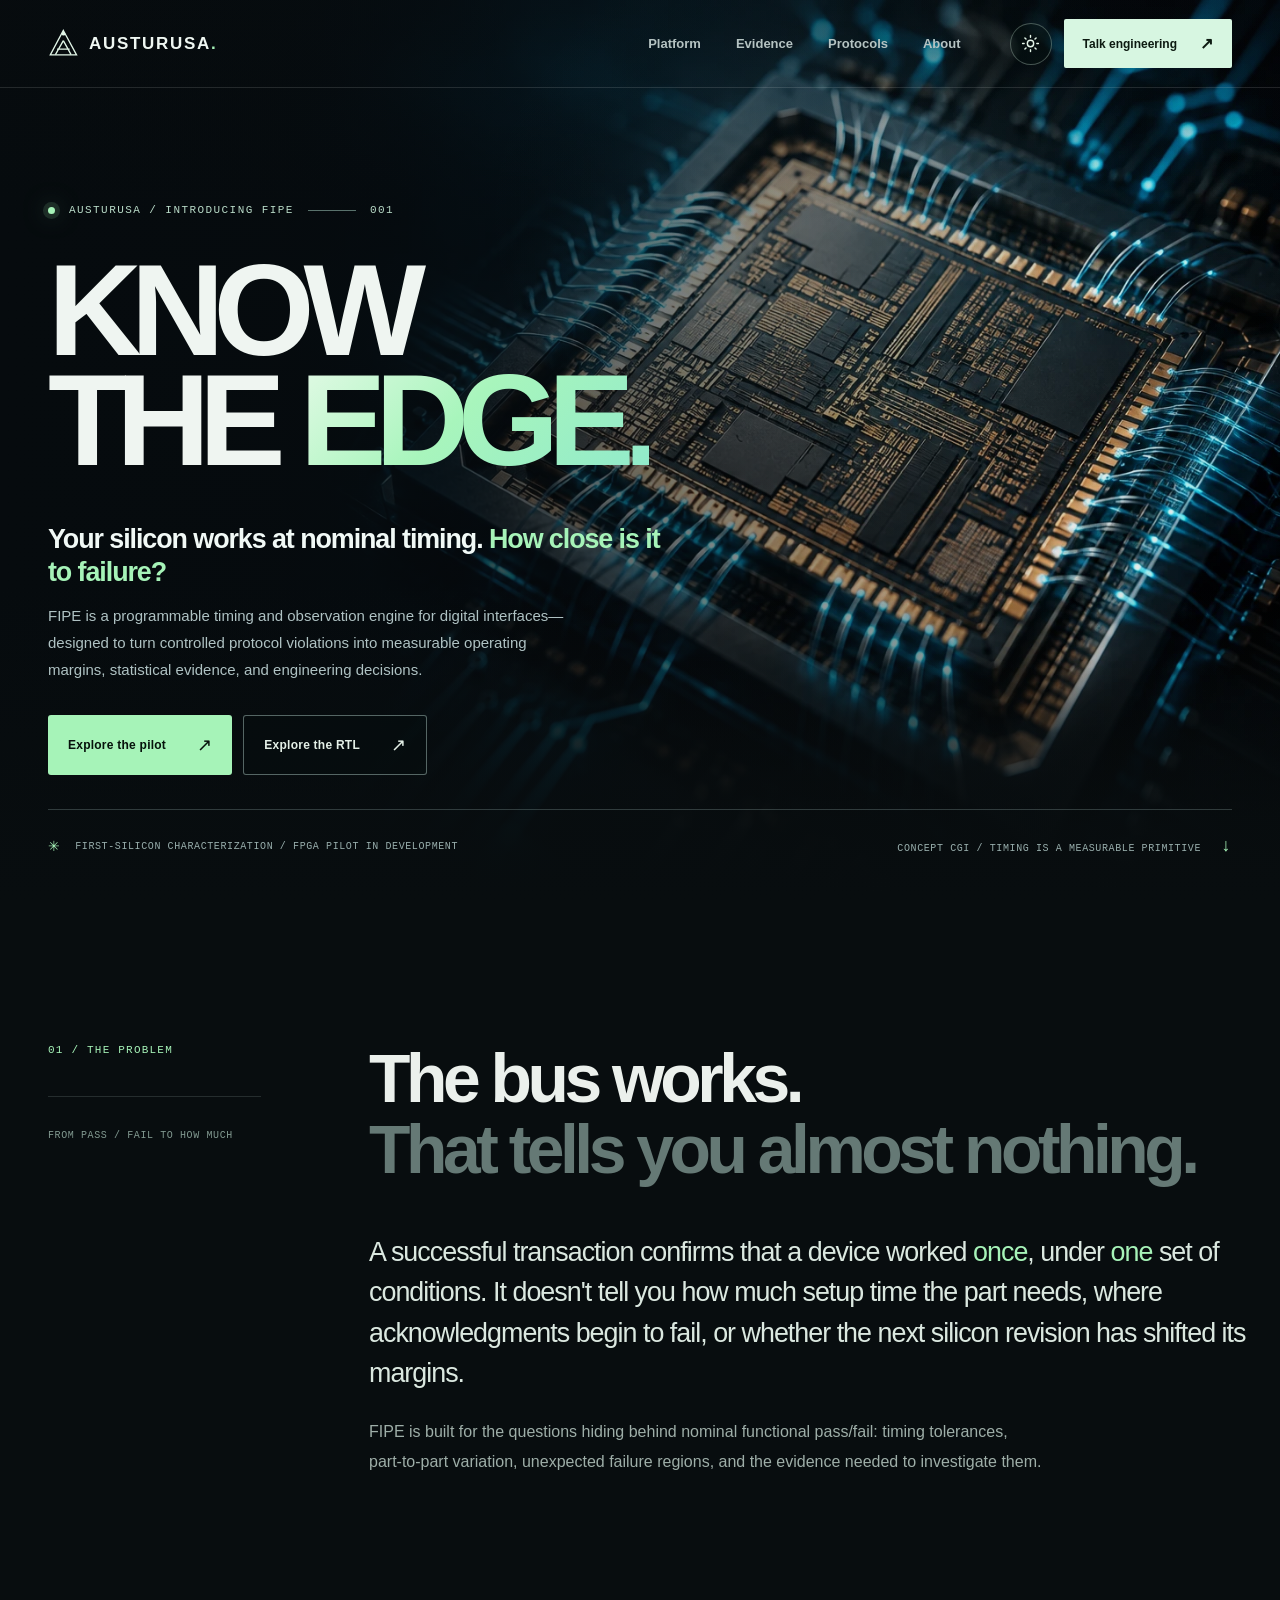
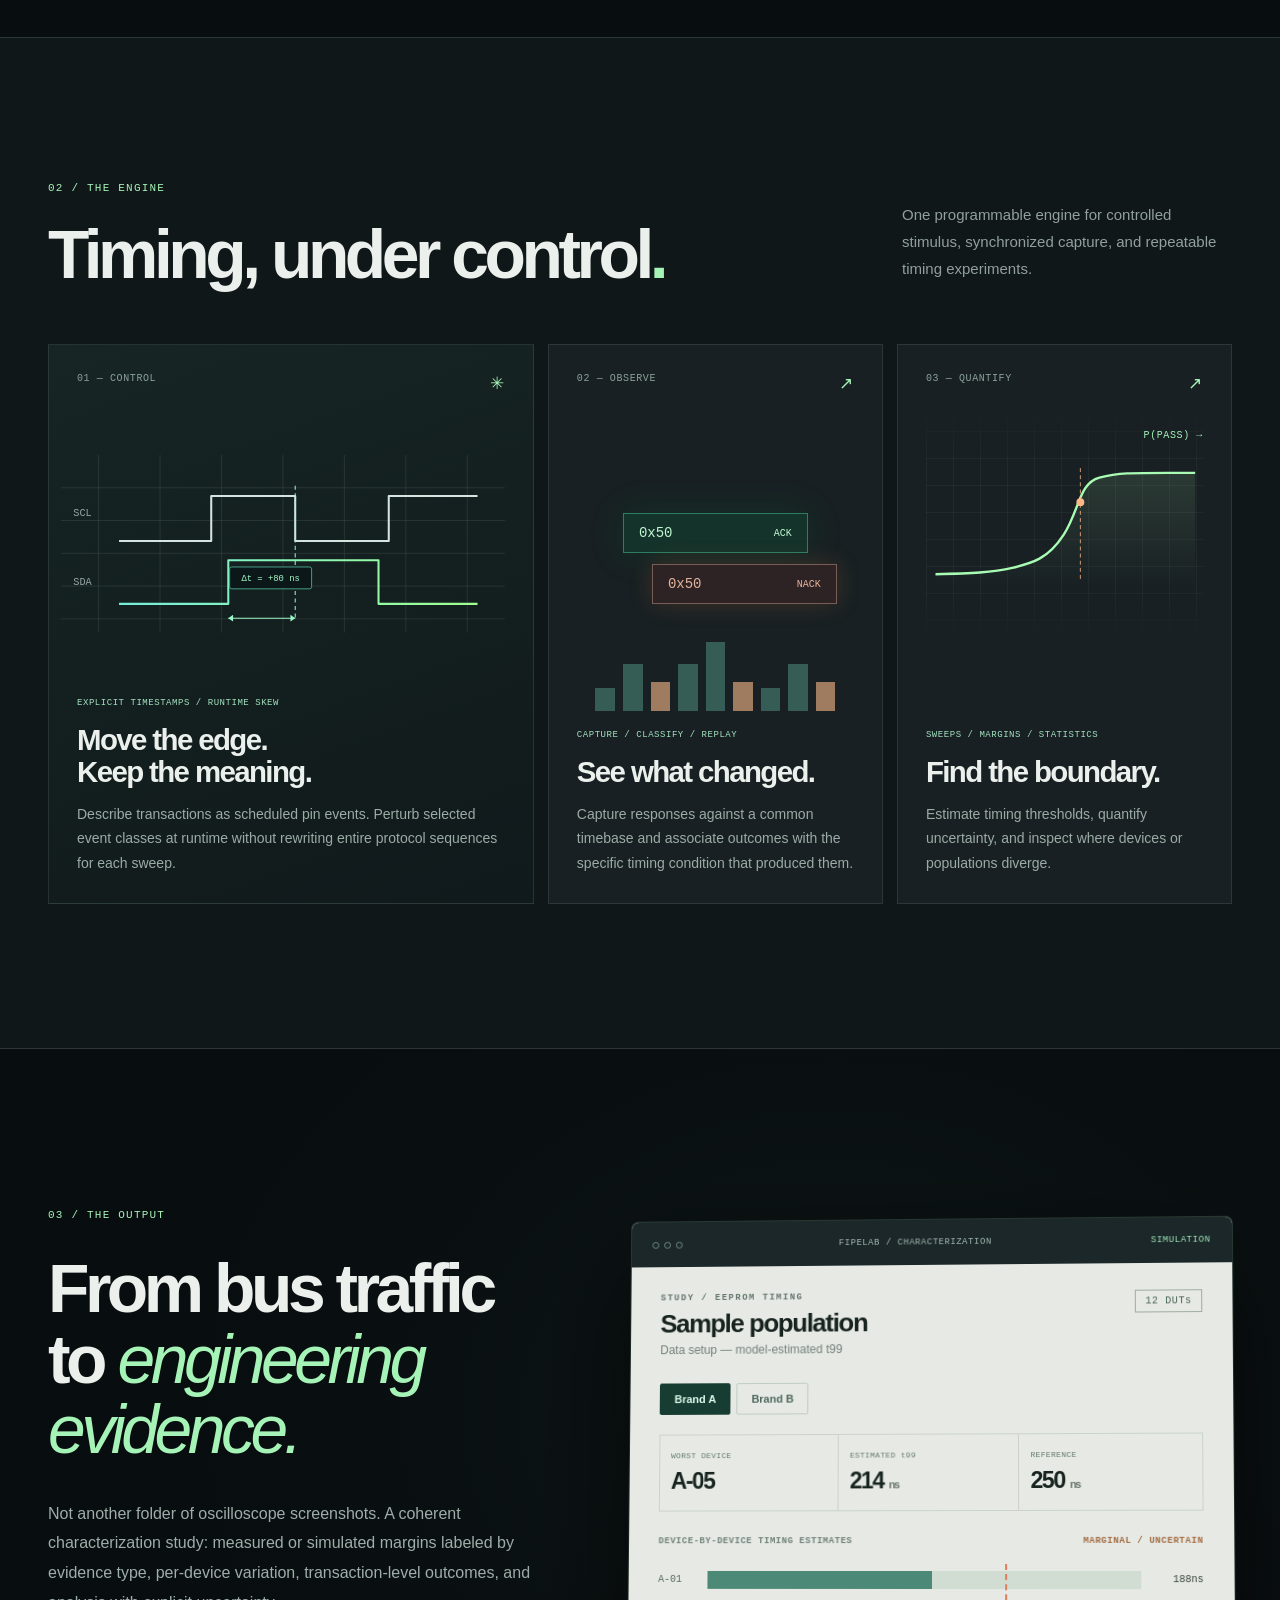
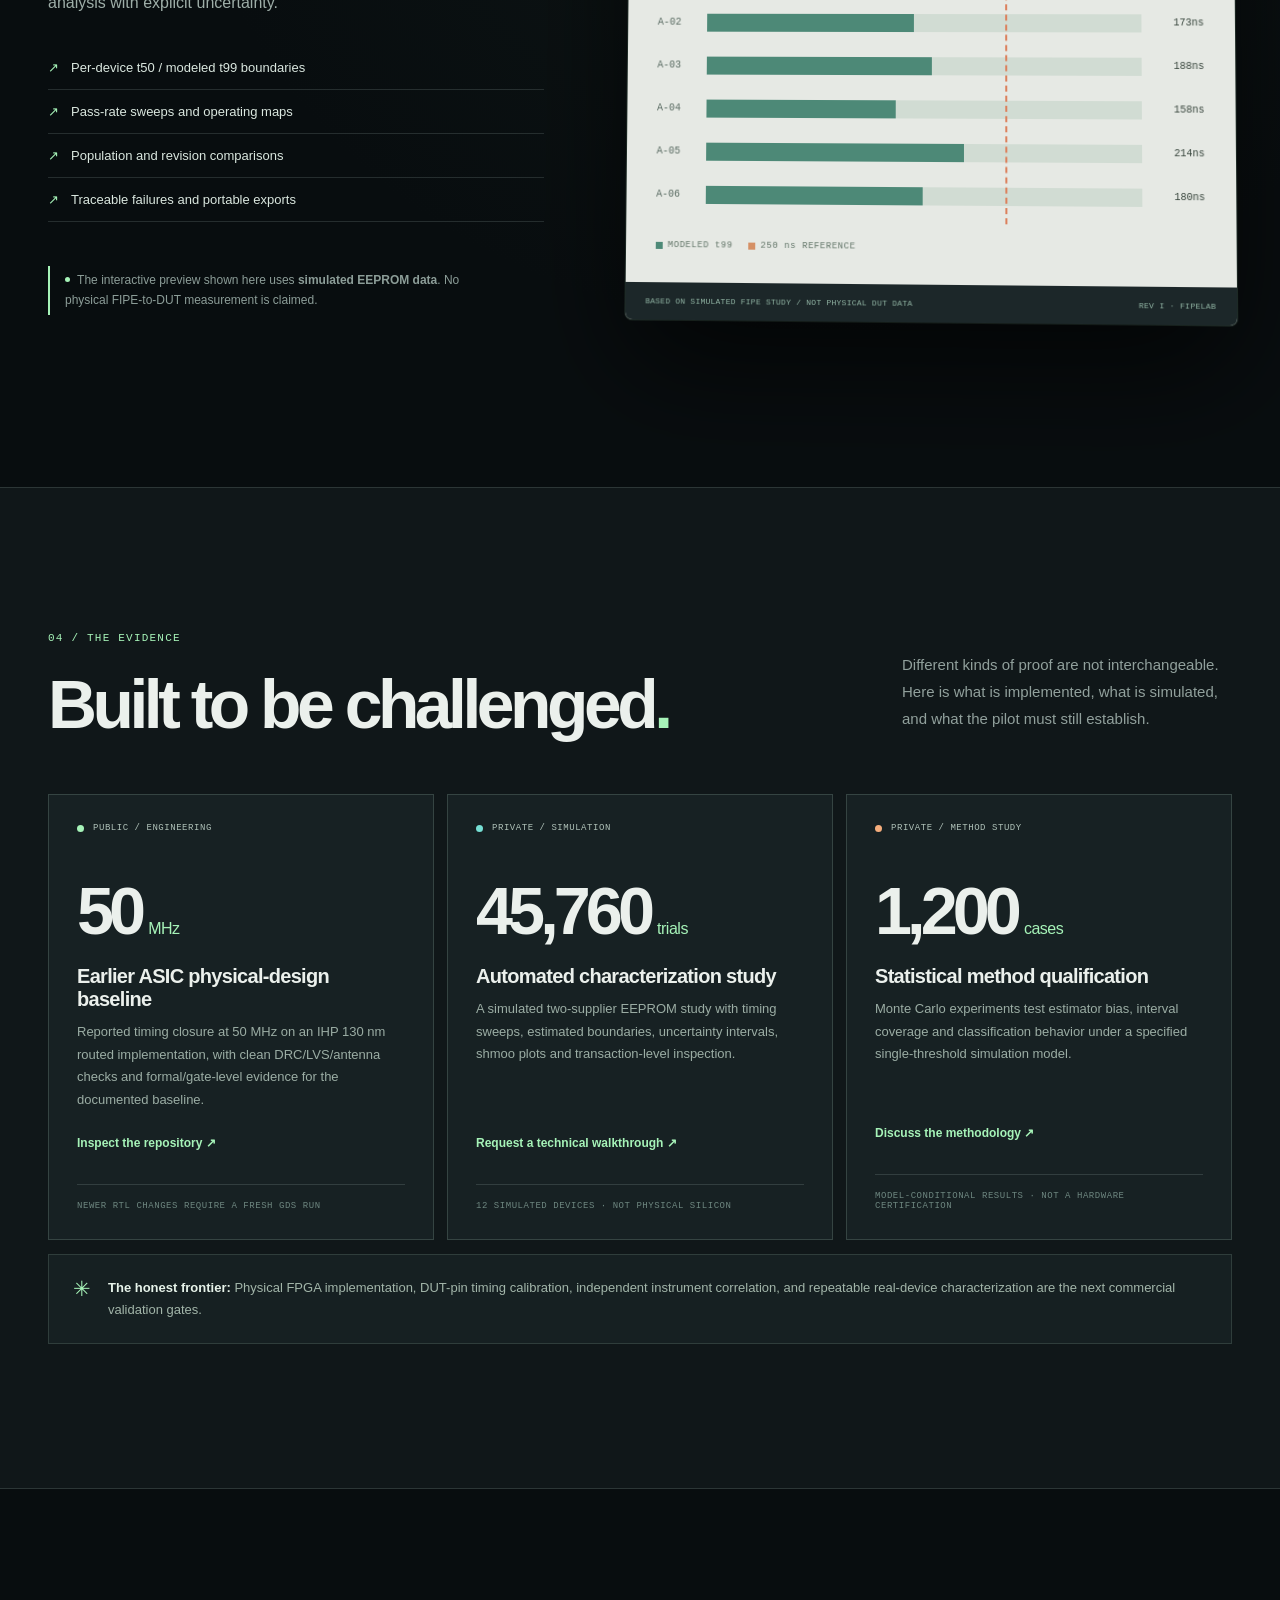
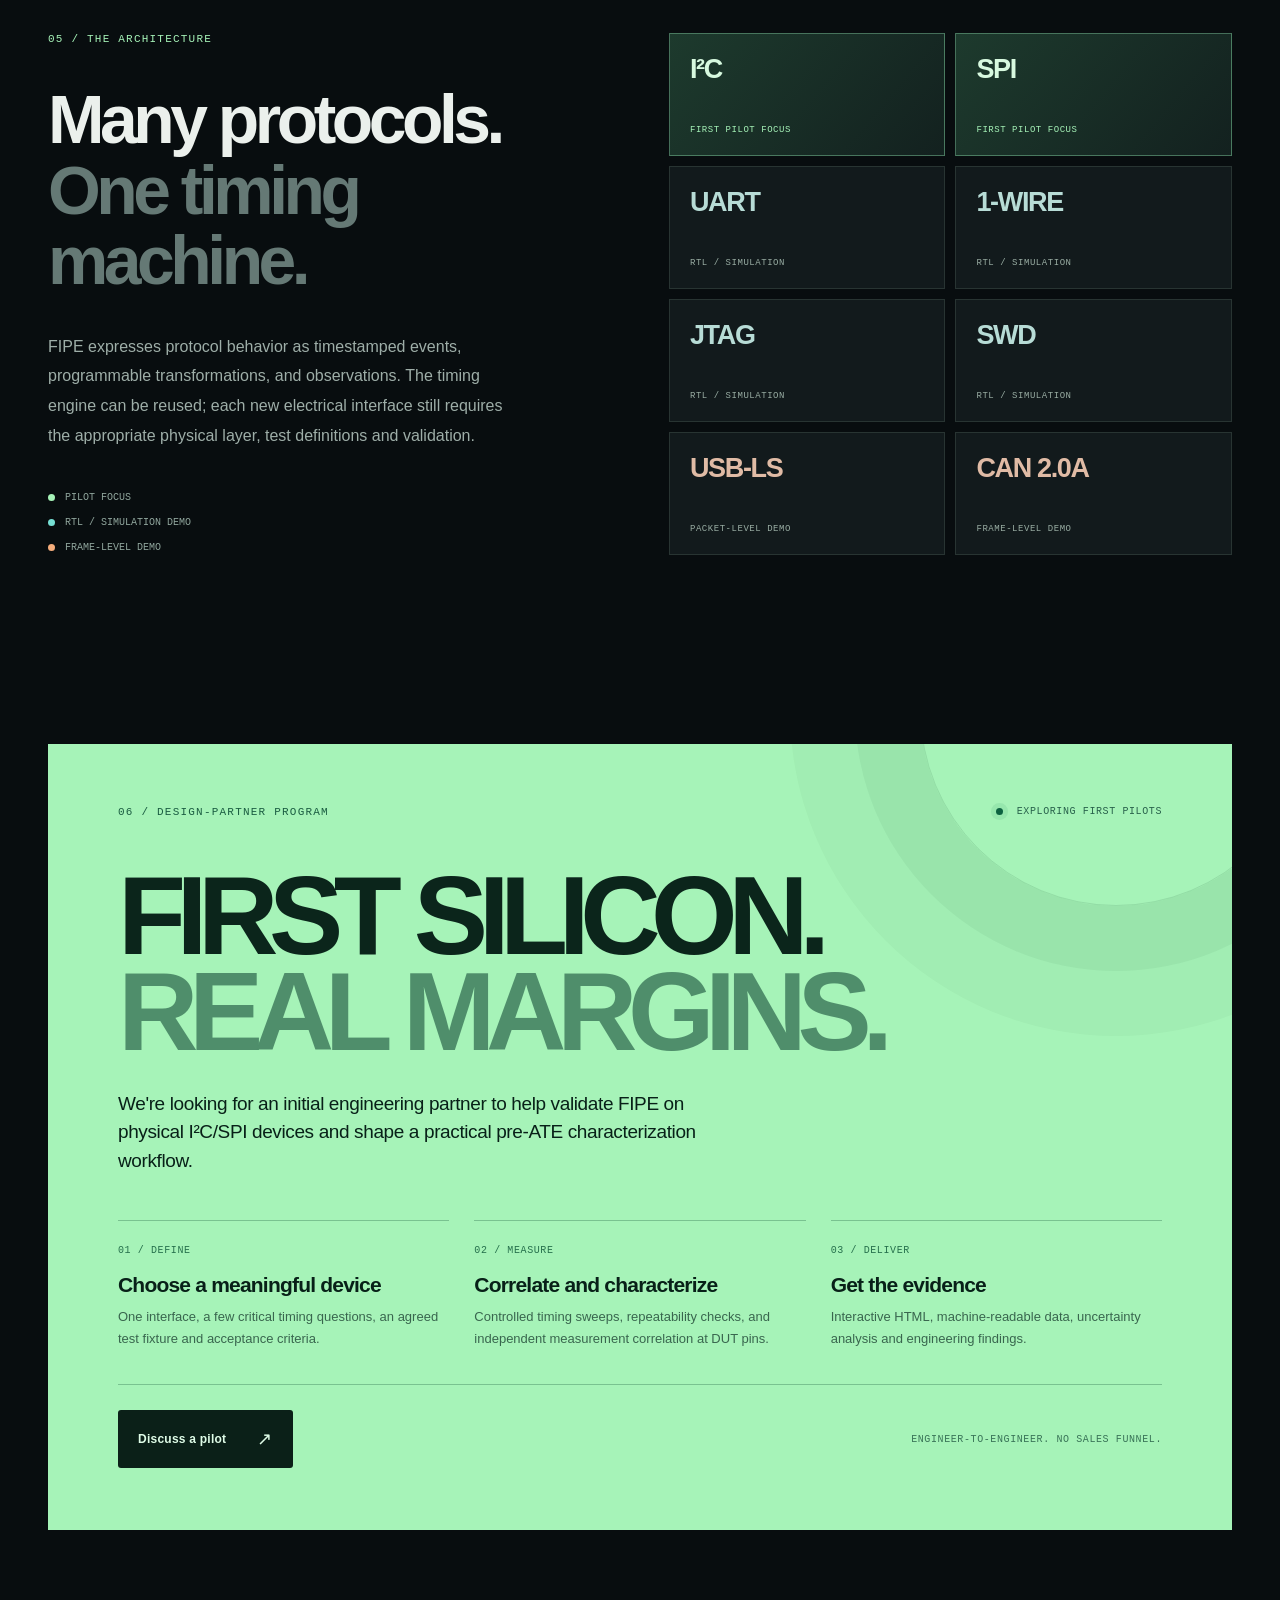
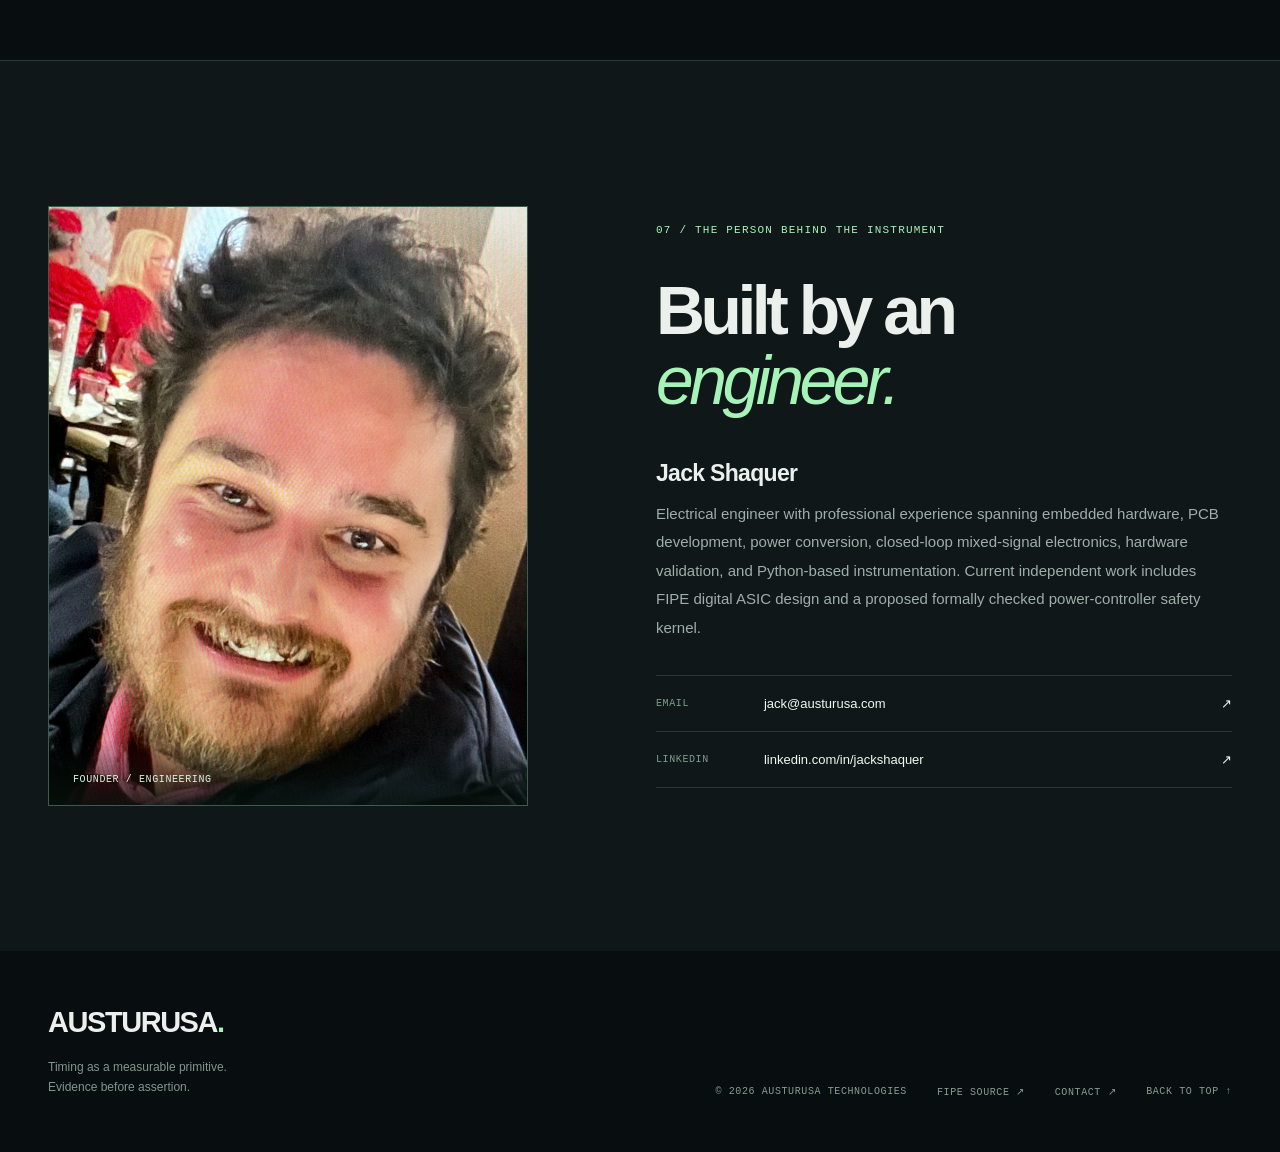
<file: index.html>
<!doctype html>
<html lang="en">
<head>
  <meta charset="utf-8">
  <meta name="viewport" content="width=device-width, initial-scale=1">
  <meta name="theme-color" content="#070b0d">
  <script>(function(){try{document.documentElement.dataset.theme=localStorage.getItem('austurusa-theme')==='light'?'light':'dark'}catch(e){document.documentElement.dataset.theme='dark'}})();</script>
  <meta name="description" content="FIPE by Austurusa: programmable digital-interface timing characterization, statistical margin discovery, and traceable engineering evidence for first silicon.">
  <meta property="og:type" content="website">
  <meta property="og:site_name" content="Austurusa">
  <meta property="og:title" content="FIPE — Know where your silicon stops working.">
  <meta property="og:description" content="A new class of programmable timing characterization, built for the first-silicon bench.">
  <meta property="og:url" content="https://www.austurusa.com/">
  <meta property="og:image" content="https://www.austurusa.com/assets/hero-silicon.webp">
  <link rel="canonical" href="https://www.austurusa.com/">
  <link rel="icon" href="/favicon.svg" type="image/svg+xml">
  <link rel="preload" href="/assets/hero-silicon.webp" as="image" fetchpriority="high">
  <link rel="stylesheet" href="/assets/site.rev-j.css">
  <script src="/assets/site.rev-j.js" defer></script>
  <title>FIPE — First-silicon timing characterization | Austurusa</title>
</head>
<body>
  <a class="skip-link" href="#main">Skip to content</a>
  <div class="reading-progress" id="readingProgress" aria-hidden="true"></div>
  <header class="site-header" id="top">
    <div class="container nav-shell">
      <a class="brand" href="#top" aria-label="Austurusa, back to top">
        <span class="brand-glyph" aria-hidden="true"><svg viewBox="0 0 38 38" fill="none"><path d="M18.8 3 35 33H2.8L18.8 3Z" stroke="currentColor" stroke-width="1.6"/><path d="m18.8 15.5-9.7 17.2M18.8 15.5l9.5 17.2M11.1 25.9h15.4" stroke="currentColor" stroke-width="1.6"/><circle cx="19" cy="7" r="2.3" fill="currentColor"/></svg></span>
        <span>AUSTURUSA<span class="brand-period">.</span></span>
      </a>
      <nav class="desktop-nav" aria-label="Primary navigation">
        <a href="#platform">Platform</a>
        <a href="#evidence">Evidence</a>
        <a href="#protocols">Protocols</a>
        <a href="#about">About</a>
      </nav>
      <div class="nav-actions">
        <button class="theme-toggle" id="themeToggle" type="button" aria-label="Switch to light mode" aria-pressed="false">
          <svg class="theme-icon theme-icon-sun" xmlns="http://www.w3.org/2000/svg" width="19" height="19" viewBox="0 0 24 24" aria-hidden="true" focusable="false" fill="none" stroke="currentColor" stroke-width="1.8" stroke-linecap="round" stroke-linejoin="round"><circle cx="12" cy="12" r="4"/><path d="M12 2v2m0 16v2M4.93 4.93l1.41 1.41m11.32 11.32 1.41 1.41M2 12h2m16 0h2M4.93 19.07l1.41-1.41M17.66 6.34l1.41-1.41"/></svg>
          <svg class="theme-icon theme-icon-moon" xmlns="http://www.w3.org/2000/svg" width="19" height="19" viewBox="0 0 24 24" aria-hidden="true" focusable="false" fill="none" stroke="currentColor" stroke-width="1.8" stroke-linecap="round" stroke-linejoin="round"><path d="M20.4 15.4A8.6 8.6 0 0 1 8.6 3.6 8.8 8.8 0 1 0 20.4 15.4Z"/></svg>
        </button>
        <a class="nav-contact" href="mailto:jack@austurusa.com?subject=FIPE%20pilot%20inquiry">Talk engineering <span aria-hidden="true">↗</span></a>
        <button id="menuButton" class="menu-button" type="button" aria-label="Open navigation" aria-controls="mobileNav" aria-expanded="false"><span></span><span></span></button>
      </div>
    </div>
    <nav id="mobileNav" class="mobile-nav" aria-label="Mobile navigation" hidden>
      <a href="#platform">Platform</a><a href="#evidence">Evidence</a><a href="#protocols">Protocols</a><a href="#pilot">Pilot program</a><a href="#about">About</a>
    </nav>
  </header>

  <main id="main">
    <section class="hero" aria-labelledby="hero-title">
      <div class="hero-image" aria-hidden="true"></div>
      <div class="hero-noise" aria-hidden="true"></div>
      <div class="container hero-inner">
        <div class="hero-copy">
          <div class="eyebrow"><span class="pulse"></span> AUSTURUSA / INTRODUCING FIPE <span class="eyebrow-line"></span> 001</div>
          <h1 id="hero-title">KNOW<br>THE <em>EDGE.</em></h1>
          <p class="hero-description">Your silicon works at nominal timing. <strong>How close is it to failure?</strong></p>
          <p class="hero-support">FIPE is a programmable timing and observation engine for digital interfaces—designed to turn controlled protocol violations into measurable operating margins, statistical evidence, and engineering decisions.</p>
          <div class="hero-ctas">
            <a class="button button-primary" href="#pilot">Explore the pilot <span aria-hidden="true">↗</span></a>
            <a class="button button-secondary" href="https://github.com/jlsviper/fipe" target="_blank" rel="noopener noreferrer">Explore the RTL <span aria-hidden="true">↗</span></a>
          </div>
        </div>
        <div class="hero-bottom">
          <div class="hero-status"><span class="small-cross">✳</span> FIRST-SILICON CHARACTERIZATION / FPGA PILOT IN DEVELOPMENT</div>
          <div class="hero-coordinates">CONCEPT CGI / TIMING IS A MEASURABLE PRIMITIVE <span class="scroll-arrow">↓</span></div>
        </div>
      </div>
    </section>


    <section class="section-intro section" id="platform" aria-labelledby="platform-heading">
      <div class="container intro-grid">
        <div class="section-aside"><span class="section-index">01 / THE PROBLEM</span><div class="aside-rule"></div><span class="micro-label">FROM PASS / FAIL TO HOW MUCH</span></div>
        <div>
          <h2 id="platform-heading" class="display-heading">The bus works.<br><span class="dimmed">That tells you almost nothing.</span></h2>
          <p class="large-copy">A successful transaction confirms that a device worked <em>once</em>, under <em>one</em> set of conditions. It doesn't tell you how much setup time the part needs, where acknowledgments begin to fail, or whether the next silicon revision has shifted its margins.</p>
          <p class="body-copy">FIPE is built for the questions hiding behind nominal functional pass/fail: timing tolerances, part-to-part variation, unexpected failure regions, and the evidence needed to investigate them.</p>
        </div>
      </div>
    </section>

    <section class="section engine-section" aria-labelledby="engine-heading">
      <div class="container">
        <div class="section-heading-row"><div><span class="section-index">02 / THE ENGINE</span><h2 id="engine-heading" class="display-heading">Timing, under control<span class="accent-period">.</span></h2></div><p class="section-lead">One programmable engine for controlled stimulus, synchronized capture, and repeatable timing experiments.</p></div>
        <div class="engine-grid">
          <article class="engine-card engine-feature">
            <div class="card-top"><span>01 — CONTROL</span><span class="card-cross">✳</span></div>
            <div class="event-demo" aria-label="Illustration of a digital timing skew"><svg viewBox="0 0 650 260" role="img" aria-label="SCL and SDA timing edge diagram showing programmed skew"><defs><linearGradient id="edgeGrad"><stop stop-color="#76eddb"/><stop offset="1" stop-color="#9fff90"/></linearGradient></defs><g opacity=".18" stroke="#e7f8ee" stroke-width=".75"> <path d="M0 48H650 M0 96H650 M0 144H650 M0 192H650 M0 240H650"/><path d="M55 0V260M145 0V260M235 0V260M325 0V260M415 0V260M505 0V260M595 0V260"/></g><text x="18" y="89" fill="#96a7a3" font-size="15" font-family="monospace">SCL</text><text x="18" y="190" fill="#96a7a3" font-size="15" font-family="monospace">SDA</text><path d="M85 126H220V60H343V126H480V60H610" fill="none" stroke="#d4e4df" stroke-width="3" stroke-linejoin="round"/><path d="M85 218H245V154H465V218H610" fill="none" stroke="url(#edgeGrad)" stroke-width="3" stroke-linejoin="round"/><path class="moving-edge" d="M343 45V238" stroke="#9cf6c6" stroke-width="1.5" stroke-dasharray="6 5"/><rect class="skew-box" x="247" y="164" width="120" height="32" rx="3" fill="#0c1719" stroke="#60d7b5"/><text class="skew-label" x="307" y="185" text-anchor="middle" font-size="13" font-family="monospace" fill="#a2f8c5">Δt = +80 ns</text><path d="M245 239H343" fill="none" stroke="#9cf6c6" stroke-width="1.6"/><path d="m245 239 7-5v10l-7-5Zm98 0-7-5v10l7-5Z" fill="#9cf6c6"/></svg></div>
            <div class="engine-card-copy"><span class="tiny-meta">EXPLICIT TIMESTAMPS / RUNTIME SKEW</span><h3>Move the edge.<br>Keep the meaning.</h3><p>Describe transactions as scheduled pin events. Perturb selected event classes at runtime without rewriting entire protocol sequences for each sweep.</p></div>
          </article>
          <article class="engine-card"><div class="card-top"><span>02 — OBSERVE</span><span class="card-cross">↗</span></div><div class="observe-art" aria-hidden="true"><div class="observe-hex">0x50 <span>ACK</span></div><div class="observe-hex muted-hex">0x50 <span>NACK</span></div><div class="observe-ladder"><i></i><i></i><i></i><i></i><i></i><i></i><i></i><i></i><i></i></div></div><div class="engine-card-copy"><span class="tiny-meta">CAPTURE / CLASSIFY / REPLAY</span><h3>See what changed.</h3><p>Capture responses against a common timebase and associate outcomes with the specific timing condition that produced them.</p></div></article>
          <article class="engine-card"><div class="card-top"><span>03 — QUANTIFY</span><span class="card-cross">↗</span></div><div class="stat-art" aria-hidden="true"><div class="stat-grid"></div><svg viewBox="0 0 350 160"><path d="M12 143C57 142 84 141 109 135S154 124 174 93S193 28 219 21S263 15 340 15" fill="none" stroke="#a8fcb3" stroke-width="3"/><path d="M12 143C57 142 84 141 109 135S154 124 174 93S193 28 219 21S263 15 340 15V160H12Z" fill="url(#fillgreen)" opacity=".12"/><defs><linearGradient id="fillgreen" x1="0" y1="0" x2="0" y2="1"><stop stop-color="#bafcb6"/><stop offset="1" stop-color="#bafcb6" stop-opacity="0"/></linearGradient></defs><path d="M195 9V151" stroke="#ffb989" stroke-dasharray="5 4"/><circle cx="195" cy="52" r="5" fill="#ffb989"/></svg><span class="stat-label">P(PASS) →</span></div><div class="engine-card-copy"><span class="tiny-meta">SWEEPS / MARGINS / STATISTICS</span><h3>Find the boundary.</h3><p>Estimate timing thresholds, quantify uncertainty, and inspect where devices or populations diverge.</p></div></article>
        </div>
      </div>
    </section>

    <section class="section report-section" aria-labelledby="report-heading">
      <div class="container report-layout">
        <div class="report-story"><span class="section-index">03 / THE OUTPUT</span><h2 id="report-heading" class="display-heading">From bus traffic<br>to <span class="highlight-italic">engineering evidence.</span></h2><p class="body-copy">Not another folder of oscilloscope screenshots. A coherent characterization study: measured or simulated margins labeled by evidence type, per-device variation, transaction-level outcomes, and analysis with explicit uncertainty.</p><ul class="feature-ticks"><li>Per-device t50 / modeled t99 boundaries</li><li>Pass-rate sweeps and operating maps</li><li>Population and revision comparisons</li><li>Traceable failures and portable exports</li></ul><p class="safety-note"><span class="status-dot"></span> The interactive preview shown here uses <strong>simulated EEPROM data</strong>. No physical FIPE-to-DUT measurement is claimed.</p></div>
        <div class="report-window" role="region" aria-label="Interactive simulated characterization preview">
          <div class="window-bar"><div class="window-dots"><span></span><span></span><span></span></div><span>FIPELAB / CHARACTERIZATION</span><span class="window-live">SIMULATION</span></div>
          <div class="window-content"><div class="report-panel-heading"><div><div class="report-overline">STUDY / EEPROM TIMING</div><h3>Sample population</h3><p>Data setup — model-estimated t99</p></div><span class="trial-counter">12 DUTs</span></div>
            <div class="report-tabs" role="group" aria-label="Choose simulated supplier"><button class="tab-button active" data-supplier="a" type="button" aria-pressed="true">Brand A</button><button class="tab-button" data-supplier="b" type="button" aria-pressed="false">Brand B</button></div>
            <div class="report-metrics"><div><span>WORST DEVICE</span><strong id="worstDevice">A-05</strong></div><div><span>ESTIMATED t99</span><strong id="worstT99">214 <small>ns</small></strong></div><div><span>REFERENCE</span><strong>250 <small>ns</small></strong></div></div>
            <div class="chart-label-row"><span>DEVICE-BY-DEVICE TIMING ESTIMATES</span><span id="chartVerdict">MARGINAL / UNCERTAIN</span></div>
            <div class="bars-chart" id="barsChart" aria-label="Illustrative per-device model-estimated t99 data setup values"></div>
            <div class="chart-footer"><span><i class="chart-green"></i> MODELED t99</span><span><i class="chart-orange"></i> 250 ns REFERENCE</span></div>
          </div>
          <div class="window-foot"><span>BASED ON SIMULATED FIPE STUDY / NOT PHYSICAL DUT DATA</span><span>REV I · FIPELAB</span></div>
        </div>
      </div>
    </section>

    <section class="section evidence-section" id="evidence" aria-labelledby="evidence-heading">
      <div class="container">
        <div class="section-heading-row"><div><span class="section-index">04 / THE EVIDENCE</span><h2 id="evidence-heading" class="display-heading">Built to be challenged<span class="accent-period">.</span></h2></div><p class="section-lead">Different kinds of proof are not interchangeable. Here is what is implemented, what is simulated, and what the pilot must still establish.</p></div>
        <div class="evidence-grid">
          <article class="evidence-card"><div class="evidence-tag"><span class="tag-dot lime"></span> PUBLIC / ENGINEERING</div><div class="evidence-number">50<span>MHz</span></div><h3>Earlier ASIC physical-design baseline</h3><p>Reported timing closure at 50 MHz on an IHP 130 nm routed implementation, with clean DRC/LVS/antenna checks and formal/gate-level evidence for the documented baseline.</p><a href="https://github.com/jlsviper/fipe" target="_blank" rel="noopener noreferrer" class="text-link">Inspect the repository ↗</a><span class="evidence-foot">NEWER RTL CHANGES REQUIRE A FRESH GDS RUN</span></article>
          <article class="evidence-card"><div class="evidence-tag"><span class="tag-dot cyan"></span> PRIVATE / SIMULATION</div><div class="evidence-number">45,760<span>trials</span></div><h3>Automated characterization study</h3><p>A simulated two-supplier EEPROM study with timing sweeps, estimated boundaries, uncertainty intervals, shmoo plots and transaction-level inspection.</p><a href="mailto:jack@austurusa.com?subject=Request%20FIPE%20characterization%20demo" class="text-link">Request a technical walkthrough ↗</a><span class="evidence-foot">12 SIMULATED DEVICES · NOT PHYSICAL SILICON</span></article>
          <article class="evidence-card"><div class="evidence-tag"><span class="tag-dot amber"></span> PRIVATE / METHOD STUDY</div><div class="evidence-number">1,200<span>cases</span></div><h3>Statistical method qualification</h3><p>Monte Carlo experiments test estimator bias, interval coverage and classification behavior under a specified single-threshold simulation model.</p><a href="mailto:jack@austurusa.com?subject=FIPE%20method%20qualification%20discussion" class="text-link">Discuss the methodology ↗</a><span class="evidence-foot">MODEL-CONDITIONAL RESULTS · NOT A HARDWARE CERTIFICATION</span></article>
        </div>
        <div class="evidence-caveat"><span class="icon-asterisk">✳</span><p><strong>The honest frontier:</strong> Physical FPGA implementation, DUT-pin timing calibration, independent instrument correlation, and repeatable real-device characterization are the next commercial validation gates.</p></div>
      </div>
    </section>

    <section class="section protocols-section" id="protocols" aria-labelledby="protocols-heading">
      <div class="container protocols-layout"><div><span class="section-index">05 / THE ARCHITECTURE</span><h2 id="protocols-heading" class="display-heading">Many protocols.<br><span class="dimmed">One timing machine.</span></h2><p class="body-copy">FIPE expresses protocol behavior as timestamped events, programmable transformations, and observations. The timing engine can be reused; each new electrical interface still requires the appropriate physical layer, test definitions and validation.</p><div class="protocol-legend"><span><i class="tag-dot lime"></i> PILOT FOCUS</span><span><i class="tag-dot cyan"></i> RTL / SIMULATION DEMO</span><span><i class="tag-dot amber"></i> FRAME-LEVEL DEMO</span></div></div>
      <div class="protocol-grid">
        <div class="protocol-tile pilot"><strong>I²C</strong><span>FIRST PILOT FOCUS</span></div><div class="protocol-tile pilot"><strong>SPI</strong><span>FIRST PILOT FOCUS</span></div>
        <div class="protocol-tile sim"><strong>UART</strong><span>RTL / SIMULATION</span></div><div class="protocol-tile sim"><strong>1-WIRE</strong><span>RTL / SIMULATION</span></div>
        <div class="protocol-tile sim"><strong>JTAG</strong><span>RTL / SIMULATION</span></div><div class="protocol-tile sim"><strong>SWD</strong><span>RTL / SIMULATION</span></div>
        <div class="protocol-tile frame"><strong>USB-LS</strong><span>PACKET-LEVEL DEMO</span></div><div class="protocol-tile frame"><strong>CAN 2.0A</strong><span>FRAME-LEVEL DEMO</span></div>
      </div></div>
    </section>

    <section class="section pilot-section" id="pilot" aria-labelledby="pilot-heading">
      <div class="container pilot-panel">
        <div class="pilot-head"><span class="section-index">06 / DESIGN-PARTNER PROGRAM</span><span class="pilot-availability"><span class="pulse"></span> EXPLORING FIRST PILOTS</span></div>
        <h2 id="pilot-heading" class="pilot-display">FIRST SILICON.<br><span>REAL MARGINS.</span></h2>
        <p class="pilot-intro">We're looking for an initial engineering partner to help validate FIPE on physical I²C/SPI devices and shape a practical pre-ATE characterization workflow.</p>
        <div class="pilot-stages"><div><span>01 / DEFINE</span><h3>Choose a meaningful device</h3><p>One interface, a few critical timing questions, an agreed test fixture and acceptance criteria.</p></div><div><span>02 / MEASURE</span><h3>Correlate and characterize</h3><p>Controlled timing sweeps, repeatability checks, and independent measurement correlation at DUT pins.</p></div><div><span>03 / DELIVER</span><h3>Get the evidence</h3><p>Interactive HTML, machine-readable data, uncertainty analysis and engineering findings.</p></div></div>
        <div class="pilot-bottom"><a class="button button-dark" href="mailto:jack@austurusa.com?subject=FIPE%20first-silicon%20pilot&body=Hi%20Jack%2C%0A%0AWe%27re%20interested%20in%20discussing%20a%20FIPE%20pilot.%0ADevice%20or%20interface%3A%20%0ARelevant%20timing%20question%3A%20%0A%0A">Discuss a pilot <span aria-hidden="true">↗</span></a><span>ENGINEER-TO-ENGINEER. NO SALES FUNNEL.</span></div>
      </div>
    </section>

    <section class="section founder-section" id="about" aria-labelledby="about-heading">
      <div class="container founder-layout">
        <div class="founder-photo-frame"><div class="founder-photo-backdrop"></div><img class="founder-photo" src="/assets/jack-shaquer.jpg" alt="Jack Shaquer" loading="lazy" width="700" height="875"><div class="founder-photo-caption">FOUNDER / ENGINEERING</div></div>
        <div class="founder-copy"><span class="section-index">07 / THE PERSON BEHIND THE INSTRUMENT</span><h2 id="about-heading" class="display-heading">Built by an<br><em>engineer.</em></h2><h3>Jack Shaquer</h3><p>Electrical engineer with professional experience spanning embedded hardware, PCB development, power conversion, closed-loop mixed-signal electronics, hardware validation, and Python-based instrumentation. Current independent work includes FIPE digital ASIC design and a proposed formally checked power-controller safety kernel.</p><div class="founder-links"><a href="mailto:jack@austurusa.com"><span>EMAIL</span>jack@austurusa.com <span>↗</span></a><a href="https://www.linkedin.com/in/jackshaquer" target="_blank" rel="noopener noreferrer"><span>LINKEDIN</span>linkedin.com/in/jackshaquer <span>↗</span></a></div></div>
      </div>
    </section>
  </main>
  <footer class="site-footer"><div class="container footer-grid"><div><a class="footer-brand" href="#top">AUSTURUSA<span>.</span></a><p>Timing as a measurable primitive.<br>Evidence before assertion.</p></div><div class="footer-side"><span>© <span id="year">2026</span> AUSTURUSA TECHNOLOGIES</span><a href="https://github.com/jlsviper/fipe" target="_blank" rel="noopener noreferrer">FIPE SOURCE ↗</a><a href="mailto:jack@austurusa.com">CONTACT ↗</a><a href="#top">BACK TO TOP ↑</a></div></div></footer>
</body>
</html>
</file>
<file: assets/site.rev-j.css>
/* AUSTURUSA / FIPE — Rev J | Dual-theme */
:root{--bg:#080d0f;--bg2:#0b1113;--panel:#121a1c;--panel2:#161f21;--line:rgba(213,240,230,.14);--ink:#ebf0ec;--muted:#91a09c;--soft:#b5c3bc;--acid:#a6f3b8;--cyan:#76dfd4;--amber:#f5ad7c;--black:#07100c;--radius:8px;--max:1420px}*{box-sizing:border-box}html{scroll-behavior:smooth;scroll-padding-top:88px}body{margin:0;font-family:Inter,"Helvetica Neue",Helvetica,Arial,sans-serif;background:var(--bg);color:var(--ink);font-weight:400;-webkit-font-smoothing:antialiased}::selection{background:#a6f3b8;color:#07100c}a{color:inherit;text-decoration:none}button{font:inherit}img{max-width:100%}button,a{outline-offset:4px}button:focus-visible,a:focus-visible{outline:2px solid var(--acid)}p,h1,h2,h3{margin-top:0}.container{width:min(var(--max),calc(100% - 96px));margin-inline:auto}.skip-link{position:absolute;z-index:1000;top:-80px;left:20px;background:var(--acid);color:#05110a;padding:12px 18px}.skip-link:focus{top:16px}.reading-progress{position:fixed;top:0;left:0;width:100%;height:2px;background:var(--acid);transform:scaleX(0);transform-origin:left;z-index:1000;pointer-events:none}.site-header{position:absolute;top:0;left:0;right:0;z-index:50;border-bottom:1px solid rgba(255,255,255,.12)}.nav-shell{height:87px;display:flex;align-items:center;gap:40px}.brand{display:inline-flex;align-items:center;gap:10px;font-weight:850;letter-spacing:.1em;font-size:17px;color:#eff7f2}.brand-glyph{display:inline-flex;width:31px;height:31px;color:#e2f6e8}.brand-glyph svg{width:100%;height:100%}.brand-period,.accent-period{color:var(--acid)}.desktop-nav{display:flex;align-items:center;gap:35px;margin-left:auto}.desktop-nav a{font-size:13px;font-weight:560;color:#b5c3c2;transition:color .2s}.desktop-nav a:hover,.footer-side a:hover{color:var(--acid)}.nav-actions{margin-left:9px}.nav-contact{background:#d7f6e1;color:#0d1a11;border-radius:2px;display:inline-flex;align-items:center;gap:23px;font-size:12px;font-weight:800;padding:15px 19px;transition:background .2s,transform .2s}.nav-contact:hover{background:var(--acid);transform:translateY(-2px)}.nav-contact span{font-size:16px}.menu-button{display:none;background:transparent;border:0;width:38px;height:38px;padding:8px;cursor:pointer}.menu-button span{display:block;height:1px;background:#fff;margin:7px 0}.mobile-nav{position:absolute;top:87px;left:0;right:0;background:#0d1517;border-bottom:1px solid var(--line);padding:20px 7%;box-shadow:0 24px 40px #0008}.mobile-nav a{display:block;padding:13px 0;border-bottom:1px solid var(--line)}.mobile-nav[hidden]{display:none}
/* Hero */
.hero{min-height:860px;height:100svh;max-height:1100px;position:relative;isolation:isolate;background:#030609;overflow:hidden}.hero-image{position:absolute;inset:0;z-index:-3;background-image:linear-gradient(90deg,#060b0e 0%,rgba(6,11,14,.95) 21%,rgba(6,11,14,.58) 50%,rgba(6,11,14,.08) 85%),linear-gradient(0deg,#080d0f 0%,transparent 27%),url('/assets/hero-silicon.webp');background-size:cover;background-position:center center}.hero-noise{position:absolute;inset:0;z-index:-2;pointer-events:none;opacity:.4;background:radial-gradient(ellipse at 73% 24%,rgba(66,192,194,.1),transparent 35%)}.hero:after{content:'';position:absolute;inset:0;z-index:-1;background:linear-gradient(180deg,#080d0f40,transparent 25%,transparent 65%,#080d0f)}.hero-inner{height:100%;display:flex;flex-direction:column;justify-content:space-between;padding-top:204px;padding-bottom:44px}.hero-copy{max-width:780px}.eyebrow,.section-index,.tiny-meta,.card-top,.hero-status,.hero-coordinates,.report-overline,.window-bar,.window-foot,.chart-label-row,.chart-footer,.trial-counter,.evidence-tag,.evidence-foot,.protocol-tile span,.pilot-availability,.pilot-stages>div>span,.pilot-bottom>span,.founder-photo-caption,.founder-links a>span:first-child,.footer-side,.micro-label,.stat-label{font-family:ui-monospace,"SFMono-Regular",Menlo,Consolas,monospace;font-weight:500;letter-spacing:.06em}.eyebrow{color:#b9dbc8;display:flex;align-items:center;gap:14px;font-size:11px;margin-bottom:39px;letter-spacing:.13em}.pulse{width:7px;height:7px;border-radius:50%;display:inline-block;flex-shrink:0;background:var(--acid);box-shadow:0 0 0 5px rgba(169,253,191,.12),0 0 24px rgba(169,253,191,.6)}.eyebrow-line{width:48px;height:1px;background:#59726c;display:inline-block}.hero h1,.pilot-display,.notfound h1{font-size:clamp(91px,10.15vw,177px);line-height:.85;letter-spacing:-.085em;margin:0 0 47px;font-weight:850;color:#eff5f1}.hero h1 em{font-style:normal;background:linear-gradient(135deg,#e7fae9,#a8f5bc 46%,#8fe9cc);-webkit-background-clip:text;background-clip:text;color:transparent}.hero-description{font-size:clamp(23px,2.1vw,31px);line-height:1.24;letter-spacing:-.04em;color:#f1f9f6;max-width:620px;margin:0 0 13px;font-weight:560}.hero-description strong{color:#a6f3b8;font-weight:580}.hero-support{max-width:530px;color:#afc2c3;font-size:15px;line-height:1.8;margin:0 0 32px}.hero-ctas{display:flex;gap:11px;flex-wrap:wrap}.button{display:inline-flex;justify-content:space-between;align-items:center;gap:31px;font-size:12px;letter-spacing:.02em;font-weight:780;padding:18px 20px;border-radius:3px;min-height:54px;transition:transform .2s,background .2s,border-color .2s}.button:hover{transform:translateY(-3px)}.button span{font-size:18px;font-weight:400}.button-primary{background:var(--acid);color:#06120b}.button-primary:hover{background:#d0ffcf}.button-secondary{border:1px solid #778c88b5;color:#e4f0e7;background:rgba(4,15,17,.27)}.button-secondary:hover{border-color:var(--acid);background:rgba(5,22,19,.6)}.hero-bottom{display:flex;justify-content:space-between;gap:20px;align-items:center;padding-top:26px;border-top:1px solid rgba(197,227,222,.22)}.hero-status,.hero-coordinates{font-size:10px;color:#98aeac}.small-cross{font-size:14px;color:var(--acid);vertical-align:middle;margin-right:8px}.scroll-arrow{font-size:18px;color:var(--acid);margin-left:13px}
/* Sections */
.section{padding:144px 0}.section-index{display:block;font-size:11px;letter-spacing:.11em;color:var(--acid);margin-bottom:40px}.section-aside{display:flex;flex-direction:column}.aside-rule{height:1px;background:var(--line);width:72%;margin:0 0 30px}.micro-label{color:#829a91;font-size:10px;line-height:1.8}.intro-grid{display:grid;grid-template-columns:25% 75%;gap:25px}.display-heading{font-weight:750;letter-spacing:-.066em;font-size:clamp(47px,5.3vw,82px);line-height:1.04;margin:0}.dimmed{color:#657975}.large-copy{max-width:890px;margin:47px 0 24px;font-size:clamp(21px,2.1vw,30px);line-height:1.5;letter-spacing:-.037em;color:#dbe8e0;font-weight:420}.large-copy em{color:var(--acid);font-style:normal}.body-copy{color:#9eaea8;font-size:16px;line-height:1.85;max-width:675px}.section-heading-row{display:flex;justify-content:space-between;align-items:end;gap:50px;margin-bottom:54px}.section-heading-row .section-index{margin-bottom:26px}.section-lead{font-size:15px;max-width:330px;line-height:1.8;color:var(--muted);margin:0 0 8px}
/* Engine cards */
.engine-section{background:#101719;border-top:1px solid var(--line);border-bottom:1px solid var(--line)}.engine-grid{display:grid;grid-template-columns:1.45fr 1fr 1fr;gap:14px}.engine-card{background:#182023;border:1px solid rgba(197,218,213,.12);min-height:560px;padding:28px;display:flex;flex-direction:column;overflow:hidden;position:relative}.engine-card:hover{border-color:#93c6a84c}.card-top{display:flex;justify-content:space-between;color:#89a19a;font-size:10px;z-index:2}.card-cross{font-size:17px;color:#a6f3b8}.engine-feature{background:linear-gradient(160deg,#172524,#10191b)}.event-demo{height:280px;display:flex;align-items:center;margin-top:10px}.event-demo svg{width:110%;min-width:440px;margin-left:-16px}.engine-card-copy{margin-top:auto;position:relative;z-index:1}.tiny-meta{font-size:9px;color:#a3e2bf}.engine-card h3{font-size:clamp(24px,2.3vw,35px);line-height:1.1;letter-spacing:-.055em;margin:15px 0 13px}.engine-card p{font-size:14px;line-height:1.75;color:#9baba6;margin-bottom:0;max-width:460px}.observe-art{position:relative;flex:1;display:flex;flex-direction:column;justify-content:center;align-items:center;gap:11px}.observe-hex{border:1px solid #2d7d61;background:#14332a;color:#c1f9d5;padding:11px 15px;width:185px;font:14px ui-monospace,monospace;display:flex;justify-content:space-between;box-shadow:0 0 35px #167e4330}.observe-hex span{font-size:10px;align-self:center}.muted-hex{border-color:#785d55;background:#2d2325;color:#e6b49b;transform:translateX(29px);box-shadow:0 0 25px #e8804730}.observe-ladder{height:79px;width:240px;display:flex;justify-content:space-between;align-items:end;gap:8px;opacity:.7;position:absolute;bottom:12px}.observe-ladder i{flex:1;height:var(--h,30%);background:#42786b}.observe-ladder i:nth-child(2n){--h:60%}.observe-ladder i:nth-child(3n){--h:37%;background:#d8a279}.observe-ladder i:nth-child(5n){--h:87%}.stat-art{height:260px;position:relative;display:flex;align-items:center}.stat-grid{position:absolute;inset:10px 0 10px;background-image:linear-gradient(#ffffff0b 1px,transparent 1px),linear-gradient(90deg,#ffffff0b 1px,transparent 1px);background-size:27px 27px;mask-image:linear-gradient(180deg,transparent,#000 25%,#000 75%,transparent)}.stat-art svg{width:100%;position:relative}.stat-label{position:absolute;right:0;top:36px;font-size:10px;color:var(--acid)}
/* report */
.report-section{background:radial-gradient(ellipse at 65% 35%,#20332b36,transparent 55%),#080d0f;padding:160px 0}.report-layout{display:grid;grid-template-columns:.9fr 1.1fr;align-items:center;gap:7%}.report-story .section-index{margin-bottom:33px}.highlight-italic{font-style:italic;color:var(--acid);font-weight:480}.report-story .body-copy{margin:33px 0 24px}.feature-ticks{padding:0;list-style:none;margin:29px 0 44px}.feature-ticks li{padding:14px 0;border-bottom:1px solid var(--line);color:#dae7df;font-size:13px;display:flex;gap:12px}.feature-ticks li:before{content:'↗';color:var(--acid)}.safety-note{border-left:2px solid var(--acid);padding:4px 0 4px 15px;max-width:455px;color:#8c9d98;font-size:12px;line-height:1.7}.status-dot{display:inline-block;width:5px;height:5px;background:var(--acid);border-radius:50%;vertical-align:2px;margin-right:4px}.report-window{background:#e6e9e4;min-width:0;box-shadow:0 45px 120px #000b,0 0 0 1px #a4e6be39;transform:perspective(1200px) rotateY(-2deg) rotateX(2deg);border-radius:7px;overflow:hidden;color:#17231f}.window-bar{height:46px;background:#1c2729;color:#a3b9b2;display:flex;align-items:center;justify-content:space-between;padding:0 21px;font-size:9px}.window-dots{display:flex;gap:5px}.window-dots span{width:7px;height:7px;border-radius:50%;border:1px solid #6f8d86}.window-live{color:#a0e9bb}.window-content{padding:27px 30px 32px}.report-panel-heading{display:flex;justify-content:space-between}.report-overline{color:#64756e;font-size:9px;font-weight:800;letter-spacing:.17em}.report-panel-heading h3{font-weight:780;margin:6px 0 4px;font-size:26px;letter-spacing:-.05em}.report-panel-heading p{font-size:12px;margin:0;color:#74817a}.trial-counter{align-self:start;border:1px solid #9fac9e;padding:5px 9px;color:#486552;font-size:10px}.report-tabs{display:flex;gap:6px;margin:27px 0 20px}.tab-button{border:1px solid #bfccc3;color:#4c665b;background:transparent;padding:9px 14px;font-size:11px;font-weight:730;border-radius:2px;cursor:pointer}.tab-button.active{background:#173c31;color:#defff0;border-color:#173c31}.report-metrics{display:grid;grid-template-columns:1fr 1fr 1fr;gap:0;border:1px solid #cad3cb}.report-metrics>div{padding:16px 11px;border-right:1px solid #cad3cb}.report-metrics>div:last-child{border:0}.report-metrics span,.chart-label-row,.chart-footer,.bar-id,.bar-number{font-family:ui-monospace,Menlo,monospace}.report-metrics span{display:block;color:#63796e;font-size:8px;letter-spacing:.04em;margin-bottom:8px}.report-metrics strong{font-size:23px;letter-spacing:-.06em}.report-metrics small{font-size:11px;color:#67766a}.chart-label-row{display:flex;justify-content:space-between;margin:25px 0 18px;font-size:9px;font-weight:750;color:#718279;gap:12px}.chart-label-row span:last-child{color:#a46a40}.chart-label-row .risk-label{color:#aa5032!important}.bars-chart{min-height:260px;position:relative;display:flex;flex-direction:column;gap:12px}.bars-guide{height:calc(100% - 2px);position:absolute;top:0;bottom:0;left:calc(43px + (100% - 105px)*.694444);border-left:2px dashed #dc805c;z-index:2;pointer-events:none}.bar-row{display:grid;grid-template-columns:43px 1fr 55px;align-items:center;height:31px;gap:7px}.bar-id{color:#586a61;font-size:10px}.bar-number{text-align:right;font-size:10px;color:#36443b}.bar-rail{height:18px;position:relative;background:#d1dcd3}.bar-fill{height:100%;background:#4d8977;transition:width .45s ease-out;min-width:3px}.bar-over{background:#d59065}.chart-footer{display:flex;gap:16px;font-size:9px;color:#637669;margin-top:16px}.chart-footer span{display:flex;align-items:center;gap:5px}.chart-footer i{height:7px;width:7px}.chart-green{background:#4d8977}.chart-orange{background:#d59065}.window-foot{font-size:8px;color:#92b6a5;display:flex;justify-content:space-between;gap:12px;background:#1c2729;padding:14px 20px;letter-spacing:.03em}
/* Evidence */
.evidence-section{background:#101719;border-block:1px solid var(--line)}.evidence-grid{display:grid;grid-template-columns:repeat(3,minmax(0,1fr));gap:13px}.evidence-card{border:1px solid #a4c4b136;background:#172123;min-height:425px;padding:28px;display:flex;flex-direction:column;transition:transform .2s,border-color .2s}.evidence-card:hover{transform:translateY(-5px);border-color:#a4c4b180}.evidence-tag{font-size:9px;display:flex;align-items:center;gap:9px;color:#afc1b8}.tag-dot{display:inline-block;width:7px;height:7px;border-radius:50%;flex-shrink:0}.lime{background:var(--acid)}.cyan{background:var(--cyan)}.amber{background:var(--amber)}.evidence-number{font-size:clamp(50px,5.2vw,77px);font-weight:750;letter-spacing:-.074em;margin-top:45px;margin-bottom:20px;line-height:1}.evidence-number span{font-size:16px;letter-spacing:-.03em;font-weight:510;color:var(--acid);margin-left:7px}.evidence-card h3{font-size:20px;letter-spacing:-.035em;margin:0 0 10px}.evidence-card p{font-size:13px;line-height:1.75;color:#9bada4;margin:0 0 24px}.text-link{color:var(--acid);font-size:12px;font-weight:650;margin-top:auto;padding-bottom:22px}.evidence-foot{font-size:9px;color:#6e8780;border-top:1px solid var(--line);padding-top:16px;margin-top:12px}.evidence-caveat{display:flex;gap:17px;padding:22px 24px;margin-top:14px;border:1px solid #a4c4b12d;background:#162022}.evidence-caveat p{max-width:1100px;margin:0;font-size:13px;line-height:1.7;color:#a2b5a9}.evidence-caveat strong{color:#e6f2e9}.icon-asterisk{font-size:21px;color:var(--acid)}
/* Protocols */
.protocols-section{background:#080d0f}.protocols-layout{display:grid;grid-template-columns:1fr 1.07fr;gap:8%}.protocols-section .body-copy{margin-top:35px;max-width:475px}.protocol-legend{display:flex;flex-direction:column;gap:14px;margin-top:42px;color:#90a69d;font-size:10px;font-family:ui-monospace,Menlo,monospace}.protocol-legend span{display:flex;align-items:center;gap:10px}.protocol-grid{display:grid;grid-template-columns:repeat(2,1fr);gap:10px}.protocol-tile{border:1px solid #68817640;min-height:123px;padding:20px;background:#121a1c;display:flex;flex-direction:column;justify-content:space-between;transition:background .2s,border-color .2s}.protocol-tile:hover{background:#1a2826;border-color:#a6f3b866}.protocol-tile strong{font-size:27px;letter-spacing:-.05em;font-weight:760}.protocol-tile span{font-size:9px;color:#99ada3}.protocol-tile.pilot{border-color:#8fe1ae66;background:linear-gradient(130deg,#1d3a2d,#13211f)}.protocol-tile.pilot strong{color:#d7f9df}.protocol-tile.pilot span{color:var(--acid)}.protocol-tile.sim strong{color:#b7dcd6}.protocol-tile.frame strong{color:#e0bba5}
/* Pilot CTA */
.pilot-section{padding:45px 0 130px}.pilot-panel{padding:62px 70px;background:var(--acid);color:#082018;position:relative;overflow:hidden}.pilot-panel:after{content:'';position:absolute;width:390px;height:390px;border:1px solid #1d4d2f22;border-radius:50%;top:-230px;right:-80px;box-shadow:0 0 0 65px #1d4d2f0e,0 0 0 130px #1d4d2f09;pointer-events:none}.pilot-head{display:flex;align-items:start;justify-content:space-between;gap:25px}.pilot-head .section-index{color:#1a5c41;margin-bottom:50px}.pilot-availability{font-size:10px;display:flex;align-items:center;gap:14px;color:#28614b}.pilot-availability .pulse{background:#0c6240;box-shadow:0 0 0 5px #2e8c5e20}.pilot-display{font-size:clamp(67px,8.7vw,135px);line-height:.86;color:#0b251b;margin-bottom:30px}.pilot-display span{color:#4f8e6b}.pilot-intro{font-size:19px;line-height:1.5;letter-spacing:-.02em;max-width:600px;margin-bottom:45px}.pilot-stages{display:grid;grid-template-columns:repeat(3,1fr);gap:25px;margin-bottom:35px}.pilot-stages>div{border-top:1px solid #20634457;padding-top:18px}.pilot-stages>div>span{font-size:10px;color:#26704c}.pilot-stages h3{font-size:21px;letter-spacing:-.038em;margin:16px 0 9px}.pilot-stages p{color:#39664e;font-size:13px;line-height:1.65;margin:0}.pilot-bottom{border-top:1px solid #20634457;padding-top:25px;display:flex;align-items:center;justify-content:space-between;gap:30px}.button-dark{background:#0b2018;color:#dffce7}.button-dark:hover{background:#1b4634}.pilot-bottom>span{font-size:10px;color:#397357}
/* Founder */
.founder-section{background:#101719;border-top:1px solid var(--line);padding:145px 0}.founder-layout{display:grid;grid-template-columns:.85fr 1fr;gap:10%;align-items:center}.founder-photo-frame{position:relative;max-width:480px;aspect-ratio:4/5;background:#172422;border:1px solid #3d5b4f;overflow:hidden}.founder-photo-backdrop{position:absolute;inset:0;background:linear-gradient(150deg,#1e352a,#0a1616)}.founder-photo{height:100%;width:100%;position:absolute;inset:0;object-fit:cover;filter:grayscale(12%) contrast(1.05)}.founder-photo-caption{position:absolute;bottom:0;left:0;right:0;background:linear-gradient(transparent,#06110cda);padding:35px 24px 20px;font-size:10px;color:#d8f4e0;pointer-events:none}.founder-copy .section-index{margin-bottom:40px}.founder-copy .display-heading em{color:var(--acid);font-style:italic;font-weight:500}.founder-copy h3{font-size:23px;letter-spacing:-.03em;margin:43px 0 13px}.founder-copy p{font-size:15px;line-height:1.9;color:#9faea8;max-width:610px}.founder-links{border-top:1px solid var(--line);margin-top:33px;max-width:620px}.founder-links a{border-bottom:1px solid var(--line);padding:20px 0;display:grid;grid-template-columns:100px 1fr auto;gap:8px;align-items:center;font-size:13px;color:#eef9f1;word-break:break-word}.founder-links a:hover{color:var(--acid)}.founder-links a>span:first-child{font-size:10px;color:#819c8e}
/* Footer */
.site-footer{padding:55px 0 50px;background:#080d0f}.footer-grid{display:flex;align-items:end;justify-content:space-between;gap:25px}.footer-brand{display:inline-block;font-size:29px;font-weight:850;letter-spacing:-.05em}.footer-brand span{color:var(--acid)}.site-footer p{font-size:12px;line-height:1.7;color:#81968d;margin:18px 0 0}.footer-side{display:flex;gap:30px;font-size:10px;color:#869d91;flex-wrap:wrap}.notfound{min-height:100vh;display:grid;place-items:center}.notfound-inner{max-width:740px;padding:40px}.notfound h1{font-size:clamp(54px,9vw,118px);margin:40px 0 18px}.notfound p{color:#9faea8}.notfound .button{margin-top:20px}
/* Animation */
.reveal-ready{opacity:0;transform:translateY(22px)}.reveal-ready.revealed{opacity:1;transform:translateY(0);transition:opacity .65s ease,transform .65s ease}.engine-card:nth-child(2),.evidence-card:nth-child(2),.protocol-tile:nth-child(2n){transition-delay:.07s}.engine-card:nth-child(3),.evidence-card:nth-child(3){transition-delay:.14s}
@media(max-width:1200px){.container{width:min(var(--max),calc(100% - 60px))}.hero{min-height:750px}.hero-inner{padding-top:185px}.engine-grid{grid-template-columns:1.2fr 1fr 1fr}.engine-card{padding:22px;min-height:520px}.engine-card h3{font-size:26px}.report-layout{gap:4%}.evidence-card{padding:22px}.pilot-panel{padding:55px}}
@media(max-width:940px){.container{width:calc(100% - 44px)}.desktop-nav,.nav-contact{display:none}.nav-actions{margin-left:auto}.menu-button{display:block}.hero{min-height:710px;height:auto;max-height:none}.hero-inner{min-height:730px;padding-top:175px}.hero-image{background-image:linear-gradient(90deg,#060b0e 0%,rgba(6,11,14,.88) 30%,rgba(6,11,14,.35) 100%),linear-gradient(0deg,#080d0f,transparent 35%),url('/assets/hero-silicon.webp');background-position:64% center}.hero h1{font-size:clamp(80px,13vw,140px)}.section{padding:100px 0}.intro-grid{grid-template-columns:1fr}.section-aside{display:none}.section-heading-row{display:block}.section-lead{margin:20px 0 0;max-width:620px}.engine-grid{grid-template-columns:1fr 1fr}.engine-feature{grid-column:1/-1;min-height:490px}.event-demo{height:220px;max-width:700px}.engine-card{min-height:475px}.report-layout,.protocols-layout{grid-template-columns:1fr;gap:54px}.report-story{max-width:720px}.report-window{transform:none;max-width:780px}.evidence-grid{grid-template-columns:1fr 1fr}.evidence-card:last-child{grid-column:1/-1;min-height:320px}.pilot-display{font-size:clamp(65px,10vw,100px)}.founder-layout{grid-template-columns:1fr 1.2fr;gap:7%}}
@media(max-width:620px){.container{width:calc(100% - 36px)}.nav-shell{height:72px}.mobile-nav{top:72px}.brand{font-size:15px}.brand-glyph{width:26px;height:26px}.hero{min-height:710px}.hero-inner{min-height:755px;padding-top:151px;padding-bottom:25px}.hero-image{background-image:linear-gradient(90deg,#060b0eea 0%,#060b0eab 60%,#060b0e44 100%),linear-gradient(0deg,#080d0f,transparent 35%),url('/assets/hero-silicon.webp');background-position:60% center}.hero h1{font-size:clamp(69px,17.5vw,108px);letter-spacing:-.082em;margin-bottom:35px}.eyebrow{font-size:9px;gap:8px;letter-spacing:.07em;margin-bottom:34px}.eyebrow-line{width:16px}.hero-description{font-size:24px}.hero-support{font-size:13px;line-height:1.7;max-width:390px}.button{font-size:11px;padding:15px 14px;gap:14px;min-height:49px}.hero-bottom{gap:10px}.hero-status{font-size:8px;line-height:1.6}.hero-coordinates{display:none}.section{padding:85px 0}.section-index{margin-bottom:24px}.display-heading{font-size:clamp(42px,11.6vw,68px)}.large-copy{font-size:21px;margin-top:28px}.body-copy{font-size:14px}.section-heading-row{margin-bottom:32px}.engine-grid,.evidence-grid{grid-template-columns:1fr}.engine-feature,.evidence-card:last-child{grid-column:auto}.engine-card{min-height:420px}.engine-feature{min-height:485px}.engine-card h3{font-size:30px}.event-demo{height:210px}.event-demo svg{min-width:0;width:125%}.observe-art{min-height:200px}.stat-art{height:210px}.report-layout{gap:35px}.report-window{margin-inline:-9px}.window-content{padding:20px 15px}.window-bar{padding:0 12px;font-size:8px}.report-panel-heading h3{font-size:23px}.report-metrics strong{font-size:20px}.report-metrics>div{padding:12px 6px}.report-metrics span{font-size:7px}.chart-label-row{font-size:8px}.bars-guide{left:calc(40px + (100% - 102px)*.694444)}.bar-row{grid-template-columns:40px 1fr 48px;gap:7px}.bar-number,.bar-id{font-size:9px}.window-foot{font-size:7px}.evidence-card,.evidence-card:last-child{min-height:365px}.evidence-number{margin-top:30px}.protocol-grid{gap:8px}.protocol-tile{min-height:100px;padding:16px}.protocol-tile strong{font-size:23px}.protocol-tile span{font-size:8px}.pilot-section{padding-top:10px}.pilot-panel{width:100%;padding:46px 22px}.pilot-head{display:block}.pilot-head .section-index{margin-bottom:17px}.pilot-availability{margin-bottom:40px}.pilot-display{font-size:clamp(58px,13.3vw,88px)}.pilot-intro{font-size:17px}.pilot-stages{grid-template-columns:1fr;gap:22px}.pilot-stages>div{padding-top:15px}.pilot-stages h3{font-size:18px;margin:10px 0 7px}.pilot-bottom{align-items:flex-start;flex-direction:column}.founder-section{padding:80px 0}.founder-layout{grid-template-columns:1fr}.founder-photo-frame{max-width:430px}.founder-copy{margin-top:35px}.founder-copy h3{margin-top:30px}.founder-links a{grid-template-columns:75px 1fr auto;gap:6px;font-size:11px}.footer-grid{display:block}.footer-side{gap:16px;margin-top:45px;line-height:1.7}.site-footer{padding-bottom:45px}}
@media(prefers-reduced-motion:reduce){html{scroll-behavior:auto}.reveal-ready,.reveal-ready.revealed{opacity:1;transform:none;transition:none}.button,.bar-fill,.engine-card,.evidence-card{transition:none}}


/* REV J / Compact theme switcher. One button; no visible text or tooltip.
   Versioned asset filenames prevent a cached pre-theme stylesheet from causing giant SVGs. */
:root{color-scheme:dark}
:root[data-theme="light"]{color-scheme:light;--bg:#f3f7f3;--bg2:#eaf1ec;--panel:#fff;--panel2:#f4f9f5;--line:rgba(23,76,51,.18);--ink:#143026;--muted:#526d5e;--soft:#385747;--acid:#087451;--cyan:#087e75;--amber:#ad6030}
.nav-actions{display:flex;align-items:center;gap:12px}
.theme-toggle{appearance:none;-webkit-appearance:none;display:inline-flex;align-items:center;justify-content:center;flex:0 0 42px;width:42px;height:42px;min-width:42px;min-height:42px;max-width:42px;max-height:42px;overflow:hidden;padding:0;margin:0;border:1px solid rgba(219,246,228,.3);border-radius:50%;background:rgba(7,21,20,.34);color:#e5f6e9;cursor:pointer;line-height:1;box-shadow:none;transition:background-color .2s ease,border-color .2s ease,color .2s ease,transform .2s ease}
.theme-toggle:hover{border-color:#a6f3b8;background:rgba(127,215,167,.18)}
.theme-toggle:active{transform:scale(.94)}
.theme-toggle .theme-icon{display:block;flex:none;width:19px;height:19px;min-width:19px;min-height:19px;max-width:19px;max-height:19px;pointer-events:none}
.theme-toggle .theme-icon-moon{display:none}
:root[data-theme="light"] .theme-toggle .theme-icon-moon{display:block}
:root[data-theme="light"] .theme-toggle .theme-icon-sun{display:none}
:root[data-theme="light"] .theme-toggle{background:rgba(255,255,255,.84);color:#143d2e;border-color:#8db6a0}
:root[data-theme="light"] .theme-toggle:hover{background:#d6eee1;border-color:#087451}
@media(max-width:940px){.nav-actions{gap:9px}}
@media(max-width:620px){.nav-actions{gap:8px}.theme-toggle{flex-basis:40px;width:40px;height:40px;min-width:40px;min-height:40px;max-width:40px;max-height:40px}}
@media(prefers-reduced-motion:reduce){.theme-toggle{transition:none}}
/* Light: luminous instrumentation aesthetic with a legible hero. The CGI and the embedded
   chart/measurement illustrations retain controlled dark surfaces for visual contrast. */
:root[data-theme="light"] .site-header{border-bottom-color:rgba(31,76,54,.2)}
:root[data-theme="light"] .brand{color:#13352a}
:root[data-theme="light"] .brand-glyph{color:#176445}
:root[data-theme="light"] .desktop-nav a{color:#385747}
:root[data-theme="light"] .desktop-nav a:hover,:root[data-theme="light"] .footer-side a:hover{color:#087451}
:root[data-theme="light"] .nav-contact{background:#0c5e43;color:#edfff3}
:root[data-theme="light"] .nav-contact:hover{background:#087451}
:root[data-theme="light"] .menu-button span{background:#14382a}
:root[data-theme="light"] .mobile-nav{background:#f4f8f4;box-shadow:0 24px 40px #15382522}
:root[data-theme="light"] .hero{background:#edf4ef}
:root[data-theme="light"] .hero-image{background-image:linear-gradient(90deg,#f1f7f1 0%,rgba(241,247,241,.99) 27%,rgba(241,247,241,.88) 46%,rgba(241,247,241,.25) 77%,rgba(241,247,241,.08) 100%),linear-gradient(0deg,#f1f7f1 0%,transparent 38%),url('/assets/hero-silicon.webp')}
:root[data-theme="light"] .hero:after{background:linear-gradient(180deg,#f1f7f140,transparent 25%,transparent 65%,#f1f7f1)}
:root[data-theme="light"] .hero-noise{opacity:.5;background:radial-gradient(ellipse at 79% 28%,rgba(73,205,164,.17),transparent 39%)}
:root[data-theme="light"] .eyebrow{color:#235b45}
:root[data-theme="light"] .eyebrow-line{background:#a5b9ae}
:root[data-theme="light"] .hero h1{color:#123b2b}
:root[data-theme="light"] .hero h1 em{background:linear-gradient(135deg,#196b50,#078b69 55%,#37a28a);-webkit-background-clip:text;background-clip:text;color:transparent}
:root[data-theme="light"] .hero-description{color:#183d31}
:root[data-theme="light"] .hero-description strong{color:#087451}
:root[data-theme="light"] .hero-support{color:#426454}
:root[data-theme="light"] .hero .pulse{background:#087451;box-shadow:0 0 0 5px rgba(35,139,91,.1),0 0 22px rgba(30,151,91,.3)}
:root[data-theme="light"] .button-primary{color:#f7fff9;background:#0a6749}
:root[data-theme="light"] .button-primary:hover{background:#08543d}
:root[data-theme="light"] .button-secondary{color:#16442f;border-color:#6e9e85;background:rgba(255,255,255,.56)}
:root[data-theme="light"] .button-secondary:hover{background:#e1f1e8;border-color:#087451}
:root[data-theme="light"] .hero-bottom{border-top-color:#638d7563}
:root[data-theme="light"] .hero-status,:root[data-theme="light"] .hero-coordinates{color:#4d725c}
:root[data-theme="light"] .small-cross,:root[data-theme="light"] .scroll-arrow{color:#087451}
:root[data-theme="light"] .micro-label{color:#577565}
:root[data-theme="light"] .dimmed{color:#869c8f}
:root[data-theme="light"] .large-copy{color:#254638}
:root[data-theme="light"] .body-copy{color:#4c685b}
:root[data-theme="light"] .engine-section{background:#e9f0ea}
:root[data-theme="light"] .engine-card{background:#fff;border-color:#b9cec0}
:root[data-theme="light"] .engine-feature{background:linear-gradient(155deg,#fff,#ecf5f0)}
:root[data-theme="light"] .engine-card:hover{border-color:#388467}
:root[data-theme="light"] .card-top{color:#668272}
:root[data-theme="light"] .card-cross,:root[data-theme="light"] .tiny-meta,:root[data-theme="light"] .stat-label{color:#107451}
:root[data-theme="light"] .engine-card p{color:#527160}
:root[data-theme="light"] .event-demo,:root[data-theme="light"] .observe-art,:root[data-theme="light"] .stat-art{background:#0d1d1b;border-radius:3px}
:root[data-theme="light"] .event-demo{height:240px;padding:0 8px}
:root[data-theme="light"] .observe-art{min-height:245px;margin:12px 0}
:root[data-theme="light"] .stat-art{margin:12px 0;padding:10px}
:root[data-theme="light"] .report-section{background:radial-gradient(ellipse at 65% 35%,#c5e4d345,transparent 57%),#f3f7f3}
:root[data-theme="light"] .feature-ticks li{color:#28523b}
:root[data-theme="light"] .safety-note{color:#5a7766}
:root[data-theme="light"] .report-window{box-shadow:0 30px 85px #23543c24,0 0 0 1px #5a98784d}
:root[data-theme="light"] .evidence-section{background:#e7f0e9}
:root[data-theme="light"] .evidence-card{background:#fff;border-color:#b8d0bf}
:root[data-theme="light"] .evidence-tag{color:#547264}
:root[data-theme="light"] .evidence-card p{color:#4e6e5d}
:root[data-theme="light"] .evidence-foot{color:#638572}
:root[data-theme="light"] .evidence-number span{color:#087451}
:root[data-theme="light"] .evidence-caveat{background:#d9e9dd;border-color:#b0cdb7}
:root[data-theme="light"] .evidence-caveat p{color:#325440}
:root[data-theme="light"] .evidence-caveat strong{color:#153b29}
:root[data-theme="light"] .protocols-section{background:#f3f7f3}
:root[data-theme="light"] .protocol-legend{color:#506f5d}
:root[data-theme="light"] .protocol-tile{background:#fff;border-color:#b2cdb9}
:root[data-theme="light"] .protocol-tile:hover{background:#e6f3ea;border-color:#308563}
:root[data-theme="light"] .protocol-tile strong{color:#153a2b}
:root[data-theme="light"] .protocol-tile span{color:#617a6b}
:root[data-theme="light"] .protocol-tile.pilot{background:linear-gradient(135deg,#e0f3e7,#d5eddf);border-color:#4b9d73}
:root[data-theme="light"] .protocol-tile.pilot strong{color:#125b3e}
:root[data-theme="light"] .protocol-tile.pilot span{color:#167151}
:root[data-theme="light"] .protocol-tile.sim strong{color:#246d69}
:root[data-theme="light"] .protocol-tile.frame strong{color:#9c5d37}
:root[data-theme="light"] .pilot-panel{background:#0e422f;color:#f1fff5}
:root[data-theme="light"] .pilot-panel:after{border-color:#9effbc22;box-shadow:0 0 0 65px #9effbc0c,0 0 0 130px #9effbc08}
:root[data-theme="light"] .pilot-head .section-index,:root[data-theme="light"] .pilot-availability{color:#b2ecc2}
:root[data-theme="light"] .pilot-availability .pulse{background:#9bebb5}
:root[data-theme="light"] .pilot-display{color:#f2fff5}
:root[data-theme="light"] .pilot-display span{color:#83d7a5}
:root[data-theme="light"] .pilot-stages>div,:root[data-theme="light"] .pilot-bottom{border-color:#c0ebcd42}
:root[data-theme="light"] .pilot-stages>div>span{color:#a5ddb8}
:root[data-theme="light"] .pilot-stages p,:root[data-theme="light"] .pilot-bottom>span{color:#abd4b6}
:root[data-theme="light"] .button-dark{background:#b2fac5;color:#0b3e2a}
:root[data-theme="light"] .button-dark:hover{background:#d9ffe0}
:root[data-theme="light"] .founder-section{background:#e8f0e9}
:root[data-theme="light"] .founder-copy p{color:#486858}
:root[data-theme="light"] .founder-links a{color:#204b33}
:root[data-theme="light"] .founder-links a>span:first-child{color:#5b826b}
:root[data-theme="light"] .site-footer{background:#f3f7f3}
:root[data-theme="light"] .site-footer p,:root[data-theme="light"] .footer-side{color:#617b69}
:root[data-theme="light"] .notfound p{color:#4b6a57}
:root[data-theme="light"] .notfound h1{color:#153c2b}
.notfound .theme-toggle{position:fixed;right:22px;top:22px;z-index:5}

/* On narrow screens the chip artwork becomes a soft background in light mode,
   ensuring body copy remains legible over every part of the hero image. */
@media(max-width:620px){
  :root[data-theme="light"] .hero-image{
    background-image:linear-gradient(90deg,#f1f7f1 0%,rgba(241,247,241,.98) 34%,rgba(241,247,241,.90) 72%,rgba(241,247,241,.68) 100%),linear-gradient(0deg,#f1f7f1 0%,transparent 55%),url('/assets/hero-silicon.webp');
  }
}
</file>
